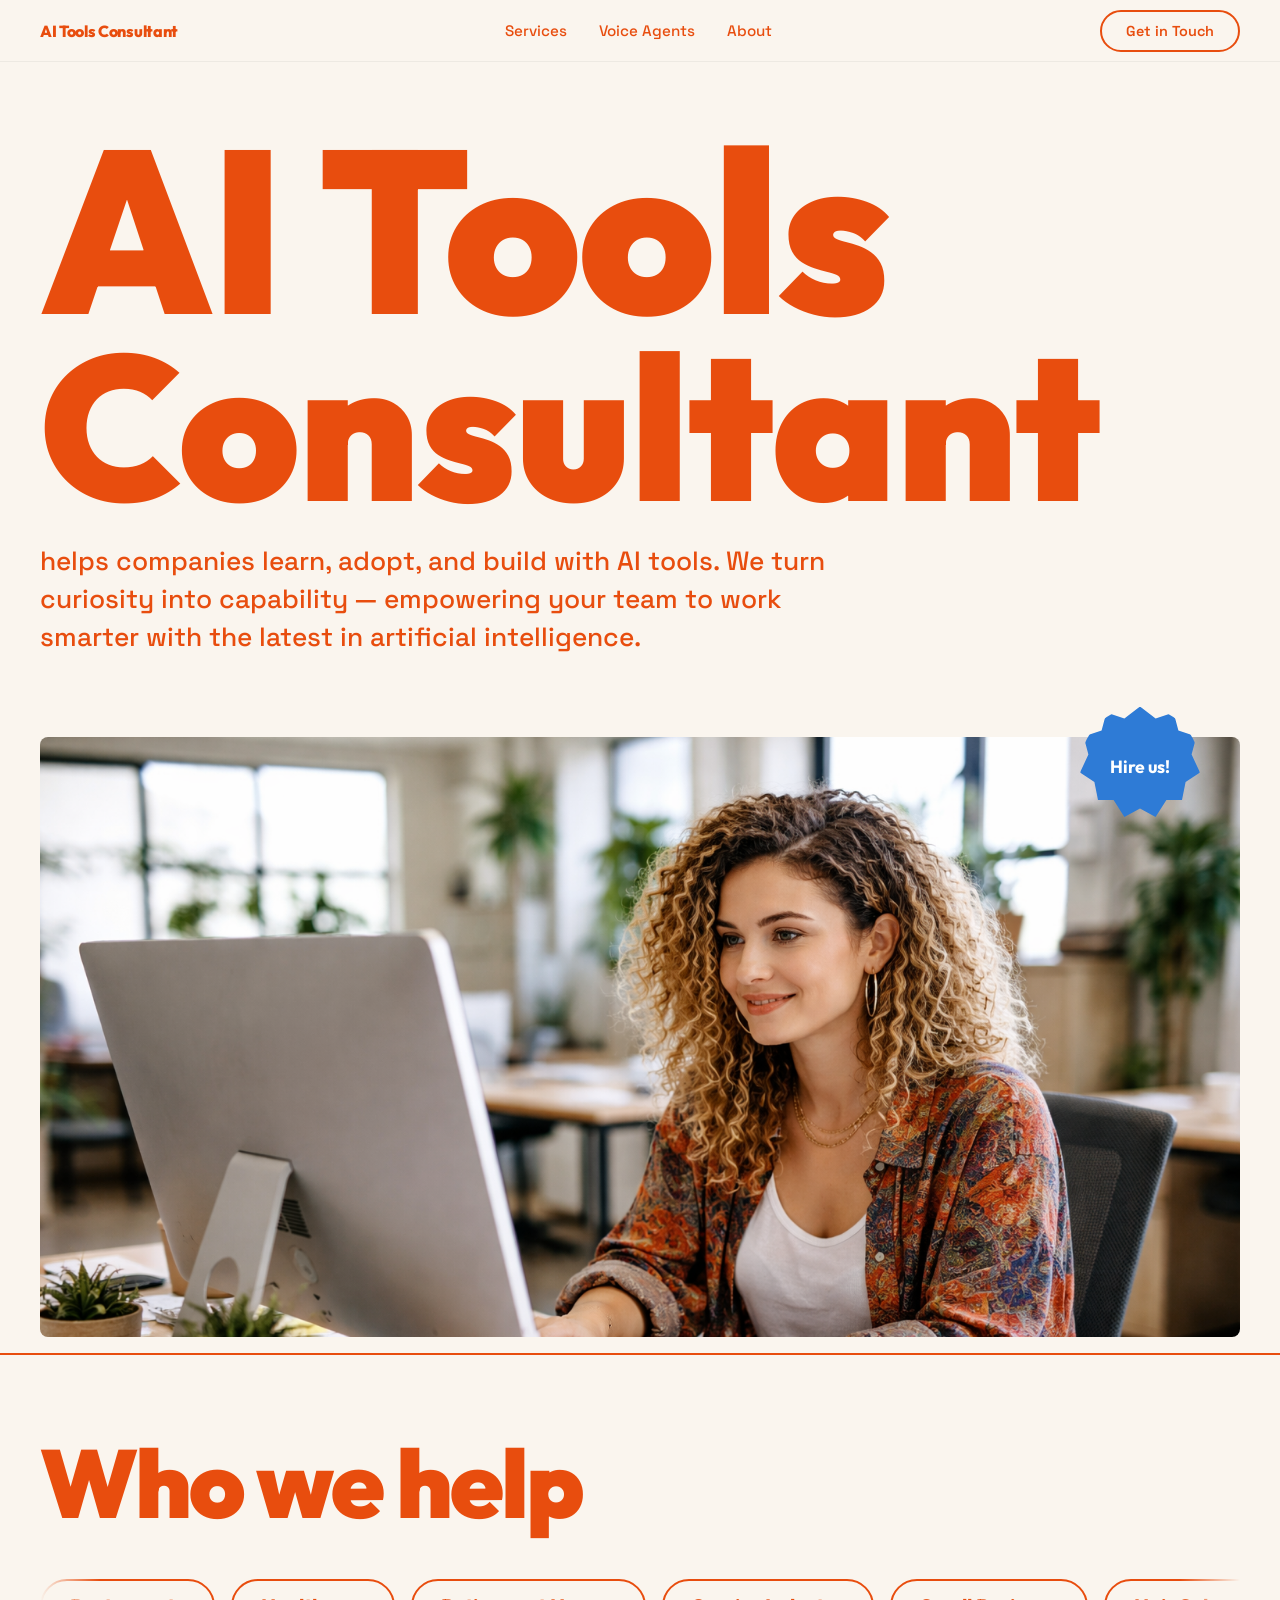
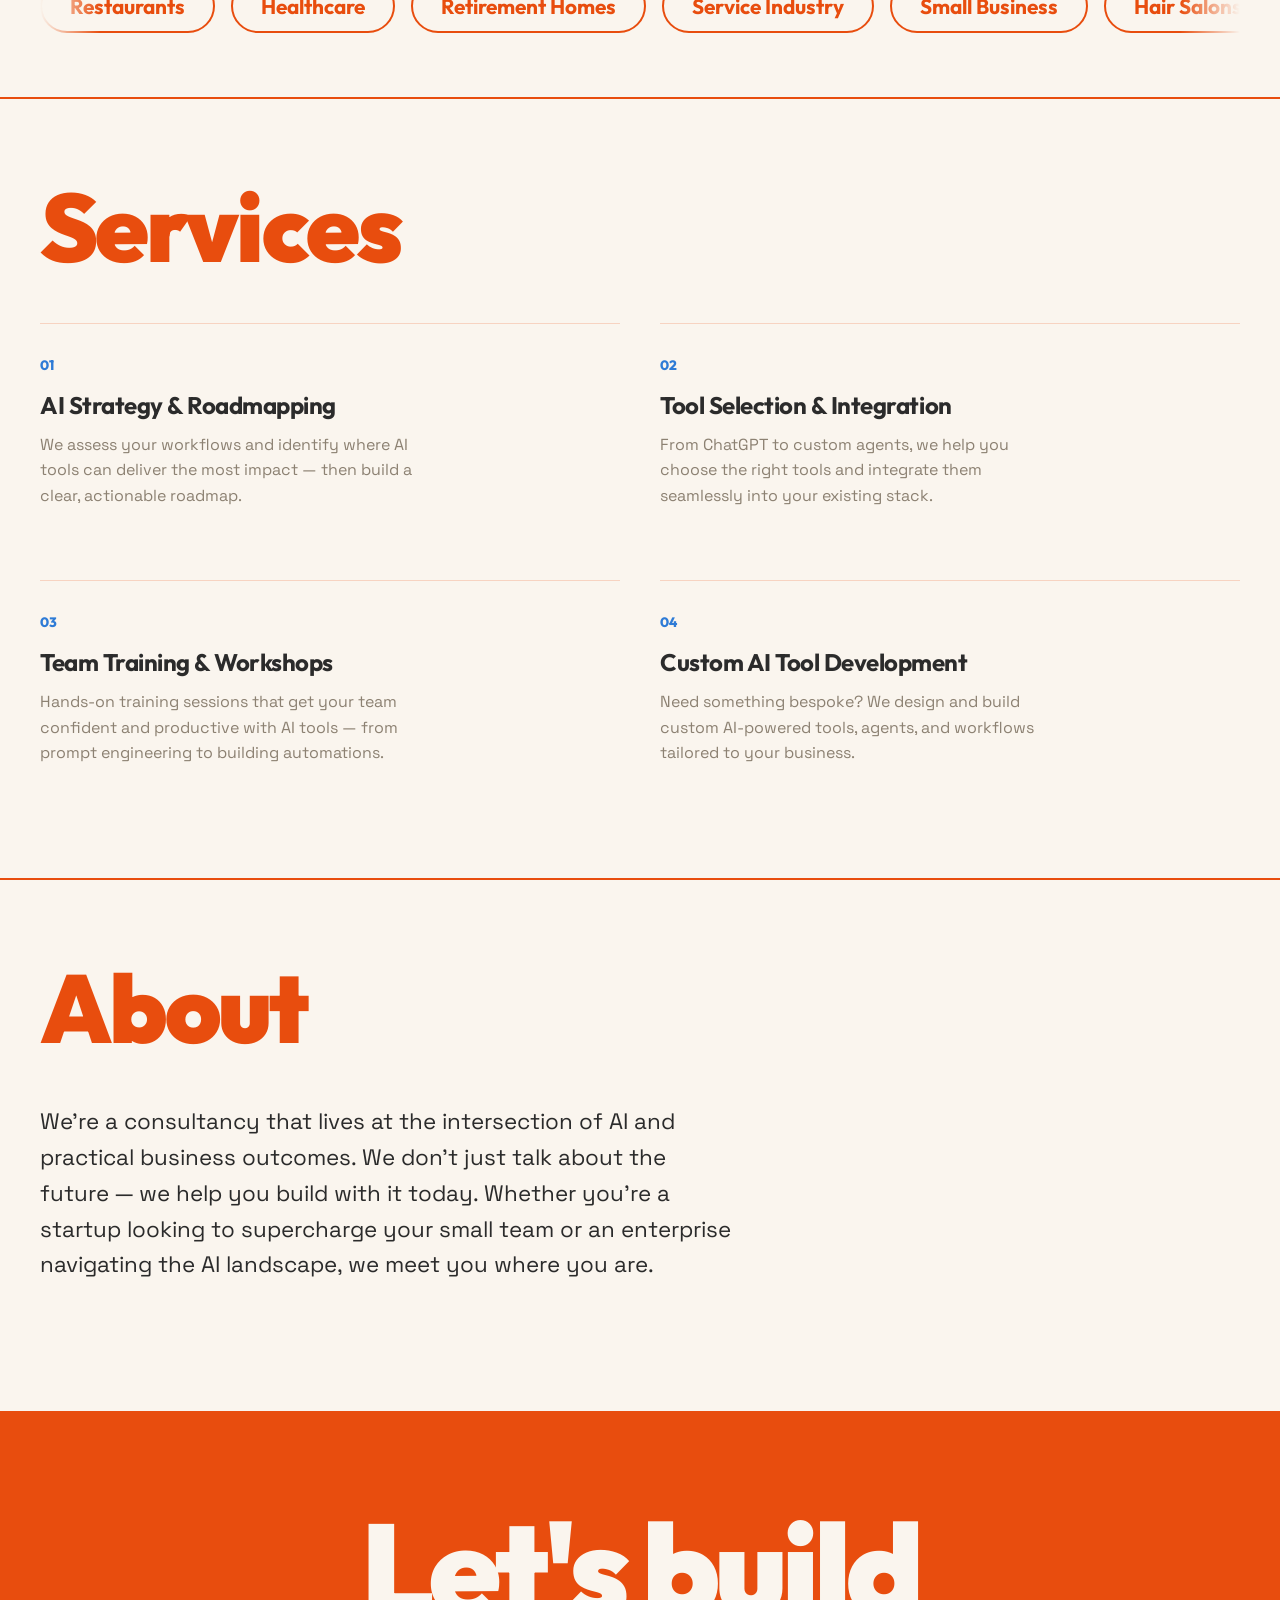
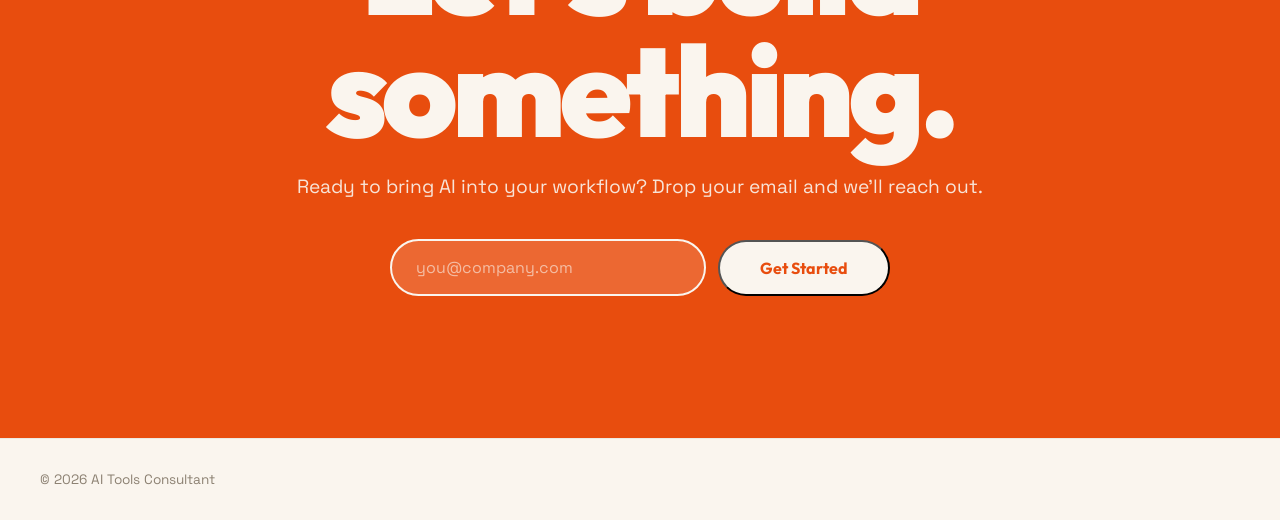
<file: index.html>
<!DOCTYPE html>
<html lang="en">
<head>
  <meta charset="UTF-8">
  <meta name="viewport" content="width=device-width, initial-scale=1.0">
  <title>AI Tools Consultant</title>
  <link rel="preconnect" href="https://fonts.googleapis.com">
  <link rel="preconnect" href="https://fonts.gstatic.com" crossorigin>
  <link href="https://fonts.googleapis.com/css2?family=Space+Grotesk:wght@400;500;600;700&family=Outfit:wght@400;500;600;700;800;900&display=swap" rel="stylesheet">
  <link rel="stylesheet" href="styles.css">

  <!-- Google tag (gtag.js) -->
  <script async src="https://www.googletagmanager.com/gtag/js?id=G-C2WQRBFSGK"></script>
  <script>
    window.dataLayer = window.dataLayer || [];
    function gtag(){dataLayer.push(arguments);}
    gtag('js', new Date());
    gtag('config', 'G-C2WQRBFSGK');
  </script>
</head>
<body>

  <!-- Navigation -->
  <nav class="navbar">
    <div class="nav-logo">AI Tools Consultant</div>
    <div class="nav-links">
      <a href="#services">Services</a>
      <a href="voice-agents.html">Voice Agents</a>
      <a href="#about">About</a>
    </div>
    <div class="nav-actions">
      <a href="#contact" class="btn-outline">Get in Touch</a>
    </div>
    <button class="mobile-menu-btn" aria-label="Toggle menu">
      <span></span>
      <span></span>
      <span></span>
    </button>
  </nav>

  <!-- Hero Section -->
  <section class="hero">
    <h1 class="hero-title">
      <span class="title-line">AI Tools</span>
      <span class="title-line">Consultant</span>
    </h1>
    <p class="hero-subtitle">
      helps companies learn, adopt, and build with AI tools.
      We turn curiosity into capability — empowering your team
      to work smarter with the latest in artificial intelligence.
    </p>
  </section>

  <!-- Featured Project -->
  <section class="featured">
    <div class="featured-image">
      <div class="hero-img">
        <img src="hero.png" alt="AI Tools Consultant at work" class="hero-photo">
      </div>
      <div class="badge badge-blue">
        <span>Hire us!</span>
      </div>
    </div>
  </section>

  <!-- Who We Help -->
  <section class="who-we-help">
    <h2 class="section-title">Who we help</h2>
    <div class="industries-marquee">
      <div class="industries-track">
        <span class="industry-tag">Restaurants</span>
        <span class="industry-tag">Healthcare</span>
        <span class="industry-tag">Retirement Homes</span>
        <span class="industry-tag">Service Industry</span>
        <span class="industry-tag">Small Business</span>
        <span class="industry-tag">Hair Salons</span>
        <span class="industry-tag">Real Estate</span>
        <span class="industry-tag">Law Firms</span>
        <span class="industry-tag">Fitness Studios</span>
        <span class="industry-tag">Auto Shops</span>
        <span class="industry-tag">Nonprofits</span>
        <span class="industry-tag">E-Commerce</span>
        <span class="industry-tag">Education</span>
        <span class="industry-tag">Dental Offices</span>
        <span class="industry-tag">Construction</span>
        <span class="industry-tag">Accounting Firms</span>
        <!-- Duplicate for seamless loop -->
        <span class="industry-tag">Restaurants</span>
        <span class="industry-tag">Healthcare</span>
        <span class="industry-tag">Retirement Homes</span>
        <span class="industry-tag">Service Industry</span>
        <span class="industry-tag">Small Business</span>
        <span class="industry-tag">Hair Salons</span>
        <span class="industry-tag">Real Estate</span>
        <span class="industry-tag">Law Firms</span>
        <span class="industry-tag">Fitness Studios</span>
        <span class="industry-tag">Auto Shops</span>
        <span class="industry-tag">Nonprofits</span>
        <span class="industry-tag">E-Commerce</span>
        <span class="industry-tag">Education</span>
        <span class="industry-tag">Dental Offices</span>
        <span class="industry-tag">Construction</span>
        <span class="industry-tag">Accounting Firms</span>
      </div>
    </div>
  </section>

  <!-- Services Section -->
  <section class="services" id="services">
    <h2 class="section-title">Services</h2>
    <div class="services-grid">
      <div class="service-card">
        <div class="service-number">01</div>
        <h3>AI Strategy &amp; Roadmapping</h3>
        <p>We assess your workflows and identify where AI tools can deliver the most impact — then build a clear, actionable roadmap.</p>
      </div>
      <div class="service-card">
        <div class="service-number">02</div>
        <h3>Tool Selection &amp; Integration</h3>
        <p>From ChatGPT to custom agents, we help you choose the right tools and integrate them seamlessly into your existing stack.</p>
      </div>
      <div class="service-card">
        <div class="service-number">03</div>
        <h3>Team Training &amp; Workshops</h3>
        <p>Hands-on training sessions that get your team confident and productive with AI tools — from prompt engineering to building automations.</p>
      </div>
      <div class="service-card">
        <div class="service-number">04</div>
        <h3>Custom AI Tool Development</h3>
        <p>Need something bespoke? We design and build custom AI-powered tools, agents, and workflows tailored to your business.</p>
      </div>
    </div>
  </section>


  <!-- About Section -->
  <section class="about" id="about">
    <div class="about-content">
      <h2 class="section-title">About</h2>
      <p class="about-text">
        We're a consultancy that lives at the intersection of AI and practical business outcomes.
        We don't just talk about the future — we help you build with it today. Whether you're a
        startup looking to supercharge your small team or an enterprise navigating the AI landscape,
        we meet you where you are.
      </p>
    </div>
  </section>

  <!-- Contact / CTA -->
  <section class="contact" id="contact">
    <h2 class="contact-title">Let's build<br>something.</h2>
    <p class="contact-subtitle">Ready to bring AI into your workflow? Drop your email and we'll reach out.</p>
    <form class="email-form" id="email-form">
      <input type="email" class="email-input" id="email-input" placeholder="you@company.com" required>
      <button type="submit" class="btn-primary">Get Started</button>
    </form>
    <p class="form-success" id="form-success">Thanks! We'll be in touch soon.</p>
  </section>

  <!-- Footer -->
  <footer class="footer">
    <div class="footer-left">
      <span>&copy; 2026 AI Tools Consultant</span>
    </div>
  </footer>

  <script src="script.js"></script>
</body>
</html>
</file>
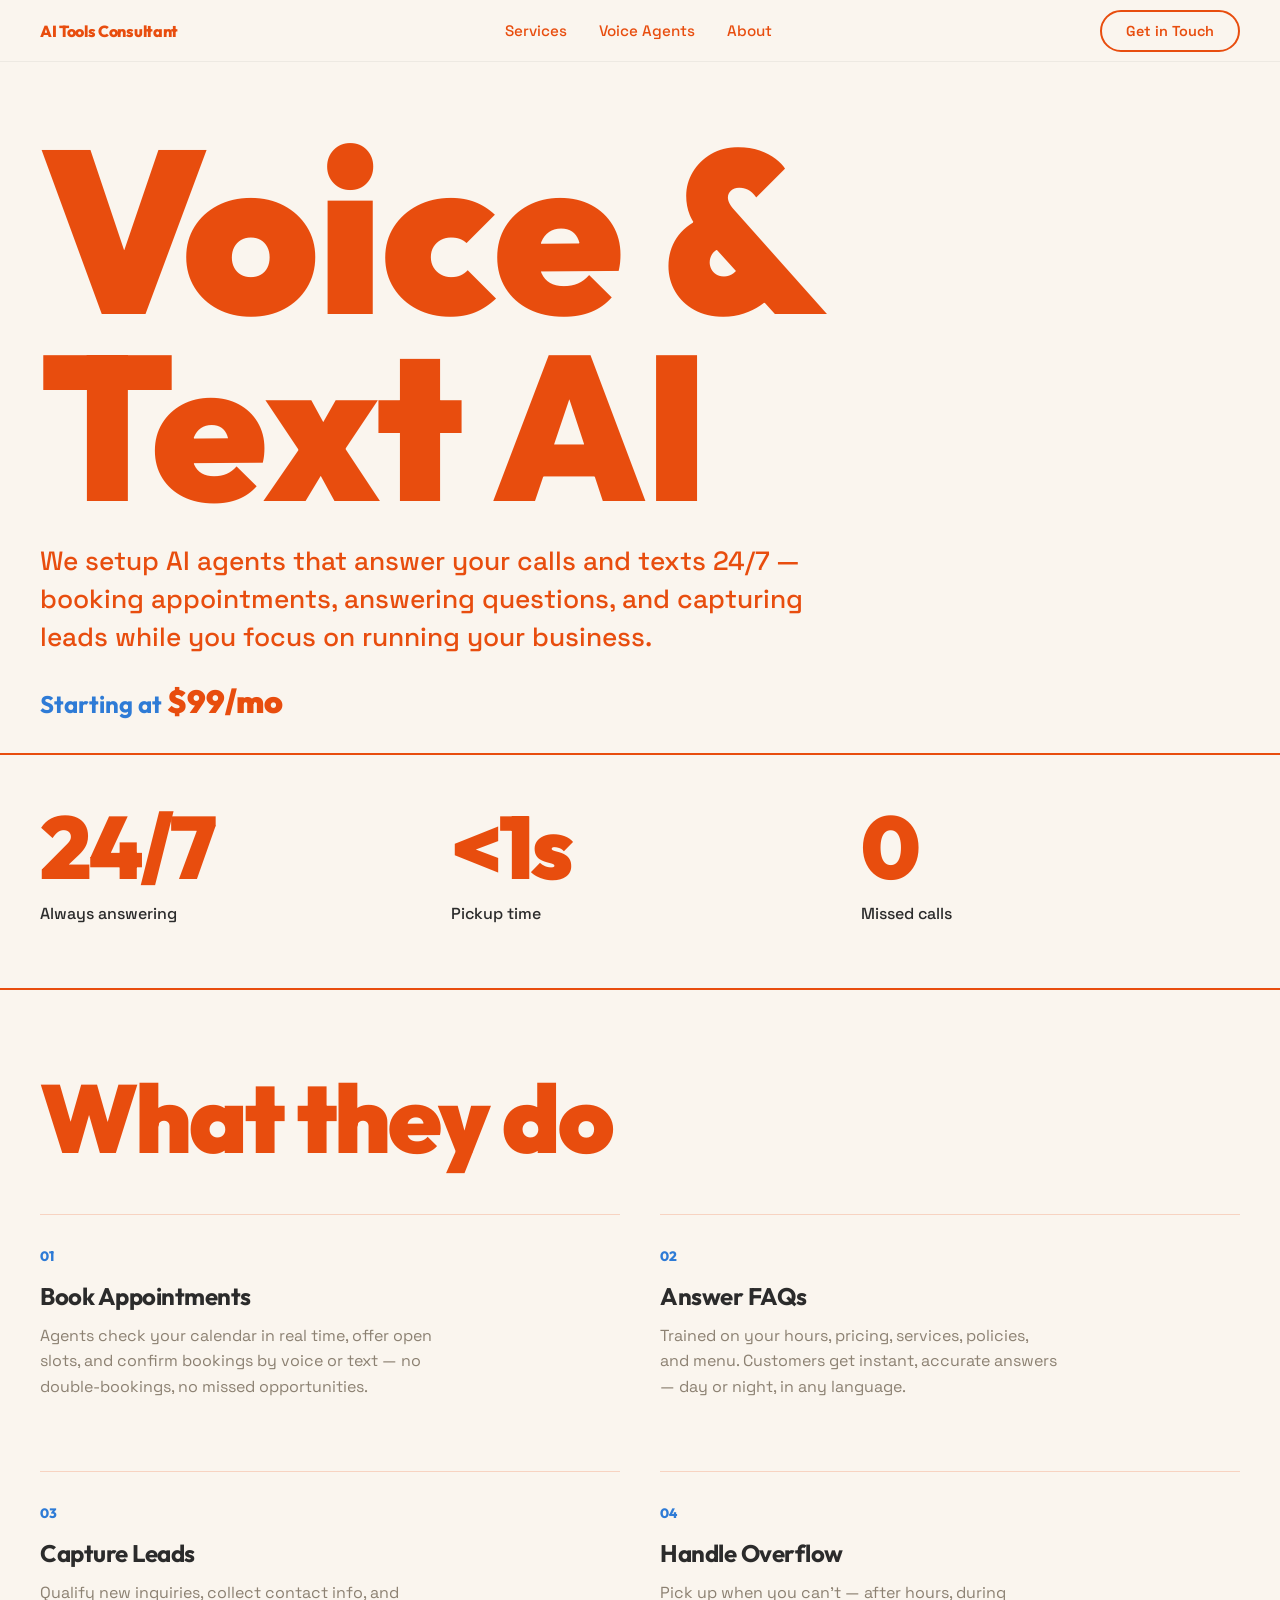
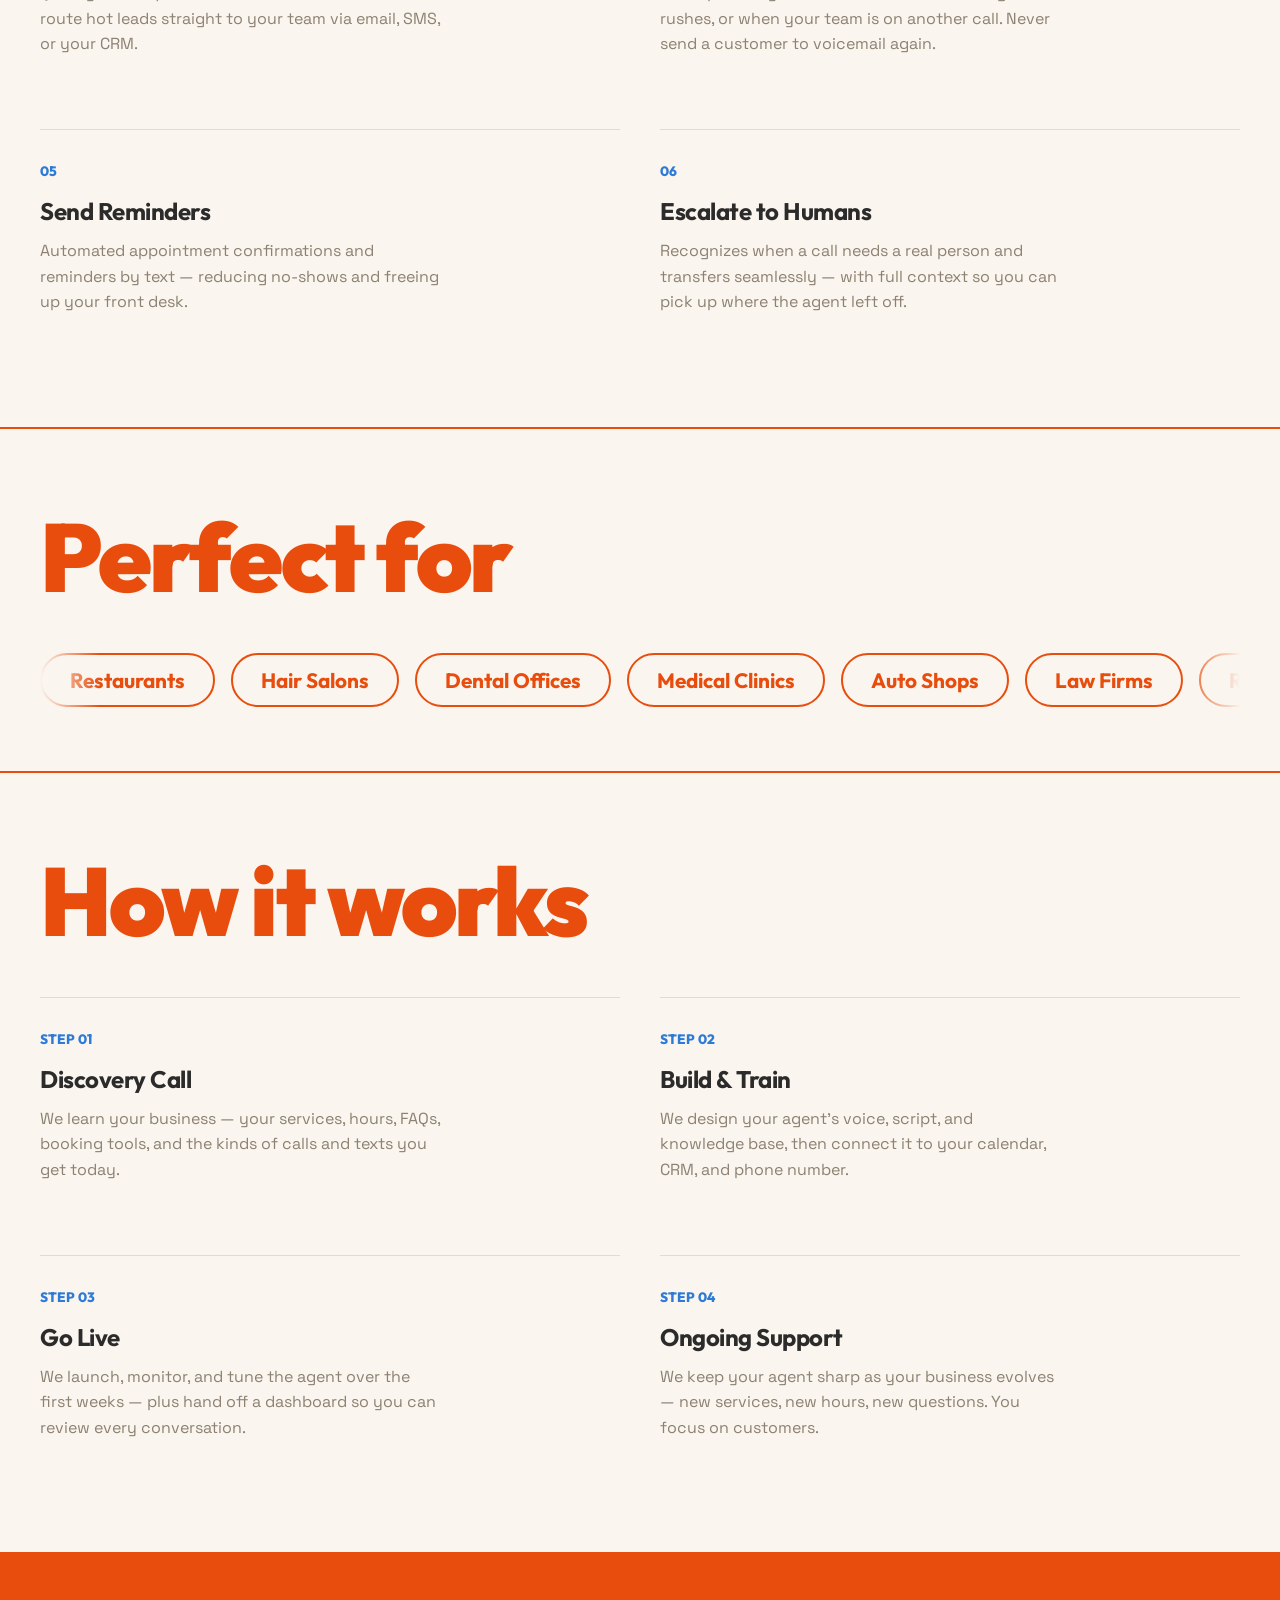
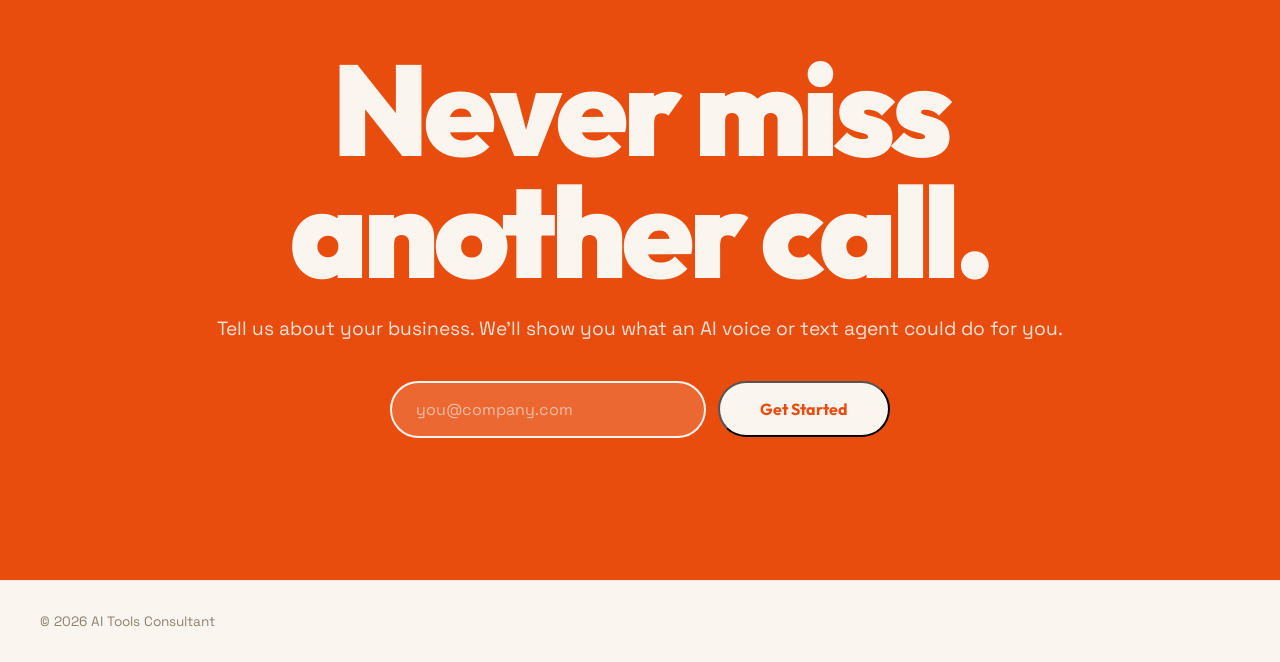
<file: voice-agents.html>
<!DOCTYPE html>
<html lang="en">
<head>
  <meta charset="UTF-8">
  <meta name="viewport" content="width=device-width, initial-scale=1.0">
  <title>Voice &amp; Text AI Agents — AI Tools Consultant</title>
  <meta name="description" content="AI voice and texting agents that book appointments, answer questions, and capture leads for your business — 24/7.">
  <link rel="preconnect" href="https://fonts.googleapis.com">
  <link rel="preconnect" href="https://fonts.gstatic.com" crossorigin>
  <link href="https://fonts.googleapis.com/css2?family=Space+Grotesk:wght@400;500;600;700&family=Outfit:wght@400;500;600;700;800;900&display=swap" rel="stylesheet">
  <link rel="stylesheet" href="styles.css?v=2">

  <!-- Google tag (gtag.js) -->
  <script async src="https://www.googletagmanager.com/gtag/js?id=G-C2WQRBFSGK"></script>
  <script>
    window.dataLayer = window.dataLayer || [];
    function gtag(){dataLayer.push(arguments);}
    gtag('js', new Date());
    gtag('config', 'G-C2WQRBFSGK');
  </script>
</head>
<body>

  <!-- Navigation -->
  <nav class="navbar">
    <a href="index.html" class="nav-logo">AI Tools Consultant</a>
    <div class="nav-links">
      <a href="index.html#services">Services</a>
      <a href="voice-agents.html">Voice Agents</a>
      <a href="index.html#about">About</a>
    </div>
    <div class="nav-actions">
      <a href="#contact" class="btn-outline">Get in Touch</a>
    </div>
    <button class="mobile-menu-btn" aria-label="Toggle menu">
      <span></span>
      <span></span>
      <span></span>
    </button>
  </nav>

  <!-- Hero Section -->
  <section class="hero">
    <h1 class="hero-title">
      <span class="title-line">Voice &amp;</span>
      <span class="title-line">Text AI</span>
    </h1>
    <p class="hero-subtitle">
      We setup AI agents that answer your calls and texts 24/7 — booking appointments,
      answering questions, and capturing leads while you focus on running your business.
    </p>
    <p class="hero-price">Starting at <span>$99/mo</span></p>
  </section>

  <!-- Stats strip -->
  <section class="stats">
    <div class="stat">
      <div class="stat-number">24/7</div>
      <div class="stat-label">Always answering</div>
    </div>
    <div class="stat">
      <div class="stat-number">&lt;1s</div>
      <div class="stat-label">Pickup time</div>
    </div>
    <div class="stat">
      <div class="stat-number">0</div>
      <div class="stat-label">Missed calls</div>
    </div>
  </section>

  <!-- Capabilities -->
  <section class="services" id="capabilities">
    <h2 class="section-title">What they do</h2>
    <div class="services-grid">
      <div class="service-card">
        <div class="service-number">01</div>
        <h3>Book Appointments</h3>
        <p>Agents check your calendar in real time, offer open slots, and confirm bookings by voice or text — no double-bookings, no missed opportunities.</p>
      </div>
      <div class="service-card">
        <div class="service-number">02</div>
        <h3>Answer FAQs</h3>
        <p>Trained on your hours, pricing, services, policies, and menu. Customers get instant, accurate answers — day or night, in any language.</p>
      </div>
      <div class="service-card">
        <div class="service-number">03</div>
        <h3>Capture Leads</h3>
        <p>Qualify new inquiries, collect contact info, and route hot leads straight to your team via email, SMS, or your CRM.</p>
      </div>
      <div class="service-card">
        <div class="service-number">04</div>
        <h3>Handle Overflow</h3>
        <p>Pick up when you can't — after hours, during rushes, or when your team is on another call. Never send a customer to voicemail again.</p>
      </div>
      <div class="service-card">
        <div class="service-number">05</div>
        <h3>Send Reminders</h3>
        <p>Automated appointment confirmations and reminders by text — reducing no-shows and freeing up your front desk.</p>
      </div>
      <div class="service-card">
        <div class="service-number">06</div>
        <h3>Escalate to Humans</h3>
        <p>Recognizes when a call needs a real person and transfers seamlessly — with full context so you can pick up where the agent left off.</p>
      </div>
    </div>
  </section>

  <!-- Who it's for -->
  <section class="who-we-help">
    <h2 class="section-title">Perfect for</h2>
    <div class="industries-marquee">
      <div class="industries-track">
        <span class="industry-tag">Restaurants</span>
        <span class="industry-tag">Hair Salons</span>
        <span class="industry-tag">Dental Offices</span>
        <span class="industry-tag">Medical Clinics</span>
        <span class="industry-tag">Auto Shops</span>
        <span class="industry-tag">Law Firms</span>
        <span class="industry-tag">Real Estate</span>
        <span class="industry-tag">Fitness Studios</span>
        <span class="industry-tag">Retirement Homes</span>
        <span class="industry-tag">Home Services</span>
        <span class="industry-tag">Spas</span>
        <span class="industry-tag">Veterinarians</span>
        <!-- Duplicate for seamless loop -->
        <span class="industry-tag">Restaurants</span>
        <span class="industry-tag">Hair Salons</span>
        <span class="industry-tag">Dental Offices</span>
        <span class="industry-tag">Medical Clinics</span>
        <span class="industry-tag">Auto Shops</span>
        <span class="industry-tag">Law Firms</span>
        <span class="industry-tag">Real Estate</span>
        <span class="industry-tag">Fitness Studios</span>
        <span class="industry-tag">Retirement Homes</span>
        <span class="industry-tag">Home Services</span>
        <span class="industry-tag">Spas</span>
        <span class="industry-tag">Veterinarians</span>
      </div>
    </div>
  </section>

  <!-- How it works -->
  <section class="services" id="how-it-works">
    <h2 class="section-title">How it works</h2>
    <div class="services-grid">
      <div class="service-card">
        <div class="service-number">STEP 01</div>
        <h3>Discovery Call</h3>
        <p>We learn your business — your services, hours, FAQs, booking tools, and the kinds of calls and texts you get today.</p>
      </div>
      <div class="service-card">
        <div class="service-number">STEP 02</div>
        <h3>Build &amp; Train</h3>
        <p>We design your agent's voice, script, and knowledge base, then connect it to your calendar, CRM, and phone number.</p>
      </div>
      <div class="service-card">
        <div class="service-number">STEP 03</div>
        <h3>Go Live</h3>
        <p>We launch, monitor, and tune the agent over the first weeks — plus hand off a dashboard so you can review every conversation.</p>
      </div>
      <div class="service-card">
        <div class="service-number">STEP 04</div>
        <h3>Ongoing Support</h3>
        <p>We keep your agent sharp as your business evolves — new services, new hours, new questions. You focus on customers.</p>
      </div>
    </div>
  </section>

  <!-- Contact / CTA -->
  <section class="contact" id="contact">
    <h2 class="contact-title">Never miss<br>another call.</h2>
    <p class="contact-subtitle">Tell us about your business. We'll show you what an AI voice or text agent could do for you.</p>
    <form class="email-form" id="email-form">
      <input type="email" class="email-input" id="email-input" placeholder="you@company.com" required>
      <button type="submit" class="btn-primary">Get Started</button>
    </form>
    <p class="form-success" id="form-success">Thanks! We'll be in touch soon.</p>
  </section>

  <!-- Footer -->
  <footer class="footer">
    <div class="footer-left">
      <span>&copy; 2026 AI Tools Consultant</span>
    </div>
  </footer>

  <script src="script.js"></script>
</body>
</html>
</file>
<file: styles.css>
/* ============================================
   AI Tools Consultant — Landing Page Styles
   Inspired by Condesa's bold retro aesthetic
   ============================================ */

:root {
  --cream: #FAF5EE;
  --orange: #E84D0E;
  --orange-dark: #C93D06;
  --blue: #2E7BD6;
  --blue-dark: #1E5AA0;
  --charcoal: #2B2B2B;
  --warm-gray: #8C8172;
  --mustard: #D4A020;
  --font-display: 'Outfit', sans-serif;
  --font-body: 'Space Grotesk', sans-serif;
}

* {
  margin: 0;
  padding: 0;
  box-sizing: border-box;
}

html {
  scroll-behavior: smooth;
}

body {
  font-family: var(--font-body);
  background-color: var(--cream);
  color: var(--charcoal);
  overflow-x: hidden;
}

a {
  text-decoration: none;
  color: inherit;
}

/* ---- Navigation ---- */
.navbar {
  display: flex;
  align-items: center;
  justify-content: space-between;
  padding: 1.25rem 2.5rem;
  position: sticky;
  top: 0;
  background: var(--cream);
  z-index: 100;
  border-bottom: 1px solid rgba(0,0,0,0.05);
}

.nav-logo {
  font-family: var(--font-display);
  font-weight: 800;
  font-size: 1rem;
  color: var(--orange);
  letter-spacing: -0.02em;
}

.nav-links {
  display: flex;
  gap: 2rem;
}

.nav-links a {
  font-size: 0.95rem;
  font-weight: 500;
  color: var(--orange);
  transition: opacity 0.2s;
}

.nav-links a:hover {
  opacity: 0.7;
}

.btn-outline {
  font-size: 0.9rem;
  font-weight: 600;
  padding: 0.6rem 1.5rem;
  border: 2px solid var(--orange);
  border-radius: 50px;
  color: var(--orange);
  transition: all 0.2s;
}

.btn-outline:hover {
  background: var(--orange);
  color: var(--cream);
}

.mobile-menu-btn {
  display: none;
  flex-direction: column;
  gap: 5px;
  background: none;
  border: none;
  cursor: pointer;
}

.mobile-menu-btn span {
  display: block;
  width: 24px;
  height: 2px;
  background: var(--orange);
  border-radius: 2px;
}

/* ---- Hero ---- */
.hero {
  padding: 4rem 2.5rem 2rem;
}

.eyebrow {
  font-family: var(--font-display);
  font-weight: 700;
  font-size: 0.85rem;
  letter-spacing: 0.15em;
  text-transform: uppercase;
  color: var(--blue);
  margin-bottom: 1.5rem;
}

.hero-price {
  font-family: var(--font-display);
  font-weight: 700;
  font-size: clamp(1.1rem, 2.5vw, 1.5rem);
  color: var(--blue);
  margin-top: 1.5rem;
}

.hero-price span {
  font-weight: 900;
  font-size: clamp(1.4rem, 3vw, 2rem);
  color: var(--orange);
}

/* ---- Stats strip ---- */
.stats {
  display: grid;
  grid-template-columns: repeat(3, 1fr);
  gap: 2rem;
  padding: 3rem 2.5rem 4rem;
  border-top: 2px solid var(--orange);
}

.stat-number {
  font-family: var(--font-display);
  font-weight: 900;
  font-size: clamp(3rem, 7vw, 5.5rem);
  color: var(--orange);
  line-height: 1;
  letter-spacing: -0.03em;
}

.stat-label {
  font-family: var(--font-body);
  font-weight: 500;
  font-size: 1rem;
  color: var(--charcoal);
  margin-top: 0.75rem;
}

.hero-title {
  font-family: var(--font-display);
  font-weight: 900;
  line-height: 0.9;
  letter-spacing: -0.04em;
  color: var(--orange);
  margin-bottom: 1.5rem;
}

.title-line {
  display: block;
}

.hero-title .title-line:first-child {
  font-size: clamp(6rem, 18vw, 16rem);
}

.hero-title .title-line:last-child {
  font-size: clamp(5rem, 16vw, 14rem);
}

.hero-title--sub .title-line,
.hero-title--sub .title-line:first-child,
.hero-title--sub .title-line:last-child {
  font-size: clamp(4rem, 12vw, 10rem);
}

.hero-subtitle {
  font-size: clamp(1.1rem, 2.5vw, 1.65rem);
  line-height: 1.45;
  color: var(--orange);
  max-width: 800px;
  font-weight: 500;
}

/* ---- Featured ---- */
.featured {
  padding: 3rem 2.5rem 1rem;
  position: relative;
}

.featured-image {
  position: relative;
  border-radius: 8px;
  overflow: visible;
}

.image-placeholder {
  border-radius: 8px;
  display: flex;
  align-items: center;
  justify-content: center;
  position: relative;
  overflow: hidden;
}

.hero-img {
  width: 100%;
  height: clamp(300px, 50vw, 600px);
  border-radius: 8px;
  overflow: hidden;
}

.hero-photo {
  width: 100%;
  height: 100%;
  object-fit: cover;
  object-position: center top;
  display: block;
}

.placeholder-icon {
  color: rgba(255,255,255,0.5);
  z-index: 1;
}

/* Badges */
.badge {
  position: absolute;
  width: 120px;
  height: 120px;
  display: flex;
  align-items: center;
  justify-content: center;
  z-index: 2;
}

.badge span {
  font-family: var(--font-display);
  font-weight: 700;
  font-size: 1.1rem;
  color: white;
  z-index: 2;
  position: relative;
}

.badge-blue {
  top: -30px;
  right: 40px;
}

.badge-blue::before {
  content: '';
  position: absolute;
  inset: 0;
  background: var(--blue);
  border-radius: 50%;
  clip-path: polygon(
    50% 0%, 63% 10%, 78% 5%, 82% 20%, 97% 25%, 93% 40%,
    100% 55%, 88% 63%, 85% 78%, 72% 78%, 63% 92%, 50% 85%,
    37% 92%, 28% 78%, 15% 78%, 12% 63%, 0% 55%, 7% 40%,
    3% 25%, 18% 20%, 22% 5%, 37% 10%
  );
}

.badge-orange {
  position: relative;
  top: auto;
  right: auto;
}

.badge-flower {
  width: 140px;
  height: 140px;
  position: absolute;
  bottom: -20px;
  left: -20px;
}

.badge-flower::before {
  content: '';
  position: absolute;
  inset: 0;
  background: var(--orange);
  clip-path: polygon(
    50% 0%, 60% 12%, 75% 3%, 78% 18%, 95% 18%, 90% 33%,
    100% 45%, 90% 55%, 95% 70%, 80% 70%, 75% 85%, 60% 78%,
    50% 90%, 40% 78%, 25% 85%, 20% 70%, 5% 70%, 10% 55%,
    0% 45%, 10% 33%, 5% 18%, 22% 18%, 25% 3%, 40% 12%
  );
}

.featured-meta {
  display: flex;
  align-items: baseline;
  gap: 2rem;
  padding: 1.5rem 0;
}

.meta-year {
  font-size: 0.9rem;
  font-weight: 600;
  color: var(--orange);
}

.meta-link {
  font-size: 1rem;
  color: var(--orange);
  text-decoration: underline;
  text-underline-offset: 3px;
  font-weight: 500;
  transition: opacity 0.2s;
}

.meta-link:hover {
  opacity: 0.7;
}

/* ---- Who We Help ---- */
.who-we-help {
  padding: 5rem 2.5rem 4rem;
  border-top: 2px solid var(--orange);
  overflow: hidden;
}

.industries-marquee {
  overflow: hidden;
  width: 100%;
  mask-image: linear-gradient(to right, transparent, black 5%, black 95%, transparent);
  -webkit-mask-image: linear-gradient(to right, transparent, black 5%, black 95%, transparent);
}

.industries-track {
  display: flex;
  gap: 1rem;
  width: max-content;
  animation: marquee 30s linear infinite;
}

.industry-tag {
  flex-shrink: 0;
  font-family: var(--font-display);
  font-weight: 700;
  font-size: clamp(1rem, 2vw, 1.3rem);
  padding: 0.75rem 1.75rem;
  border: 2px solid var(--orange);
  border-radius: 50px;
  color: var(--orange);
  white-space: nowrap;
  transition: all 0.3s;
}

.industry-tag:hover {
  background: var(--orange);
  color: var(--cream);
}

@keyframes marquee {
  0% { transform: translateX(0); }
  100% { transform: translateX(-50%); }
}

/* ---- Services ---- */
.services {
  padding: 5rem 2.5rem;
  border-top: 2px solid var(--orange);
}

.section-title {
  font-family: var(--font-display);
  font-weight: 900;
  font-size: clamp(3rem, 8vw, 6rem);
  color: var(--orange);
  letter-spacing: -0.03em;
  margin-bottom: 3rem;
  line-height: 1;
}

.services-grid {
  display: grid;
  grid-template-columns: repeat(2, 1fr);
  gap: 2.5rem;
}

.service-card {
  padding: 2rem 0;
  border-top: 1px solid rgba(232, 77, 14, 0.2);
}

.service-number {
  font-family: var(--font-display);
  font-weight: 800;
  font-size: 0.85rem;
  color: var(--blue);
  margin-bottom: 1rem;
}

.service-card h3 {
  font-family: var(--font-display);
  font-weight: 700;
  font-size: 1.5rem;
  color: var(--charcoal);
  margin-bottom: 0.75rem;
  letter-spacing: -0.02em;
}

.service-card p {
  font-size: 1rem;
  line-height: 1.6;
  color: var(--warm-gray);
  max-width: 400px;
}

/* ---- Work ---- */
.work {
  padding: 5rem 2.5rem;
  border-top: 2px solid var(--orange);
}

.work-list {
  display: flex;
  flex-direction: column;
}

.work-item {
  display: flex;
  align-items: center;
  justify-content: space-between;
  padding: 1.75rem 0;
  border-bottom: 1px solid rgba(232, 77, 14, 0.15);
  transition: all 0.2s;
}

.work-item:first-child {
  border-top: 1px solid rgba(232, 77, 14, 0.15);
}

.work-item:hover {
  padding-left: 1rem;
}

.work-item-left {
  display: flex;
  align-items: baseline;
  gap: 2rem;
}

.work-year {
  font-size: 0.85rem;
  font-weight: 600;
  color: var(--orange);
  min-width: 50px;
}

.work-name {
  font-family: var(--font-display);
  font-size: 1.25rem;
  font-weight: 600;
  color: var(--charcoal);
}

.work-item-right {
  display: flex;
  align-items: center;
  gap: 1.5rem;
}

.work-tag {
  font-size: 0.8rem;
  font-weight: 600;
  color: var(--blue);
  padding: 0.3rem 0.8rem;
  border: 1px solid var(--blue);
  border-radius: 50px;
}

.work-arrow {
  font-size: 1.2rem;
  color: var(--orange);
  transition: transform 0.2s;
}

.work-item:hover .work-arrow {
  transform: translateX(4px);
}

/* ---- About ---- */
.about {
  padding: 5rem 2.5rem;
  border-top: 2px solid var(--orange);
}

.about-text {
  font-size: clamp(1.1rem, 2vw, 1.4rem);
  line-height: 1.6;
  color: var(--charcoal);
  max-width: 700px;
  margin-bottom: 3rem;
}


/* ---- Contact / CTA ---- */
.contact {
  padding: 6rem 2.5rem;
  text-align: center;
  background: var(--orange);
  color: var(--cream);
}

.contact-title {
  font-family: var(--font-display);
  font-weight: 900;
  font-size: clamp(3.5rem, 10vw, 8rem);
  line-height: 0.95;
  letter-spacing: -0.04em;
  margin-bottom: 1.5rem;
}

.contact-subtitle {
  font-size: 1.2rem;
  margin-bottom: 2.5rem;
  opacity: 0.9;
}

.btn-primary {
  display: inline-block;
  font-family: var(--font-display);
  font-size: 1rem;
  font-weight: 700;
  padding: 1rem 2.5rem;
  background: var(--cream);
  color: var(--orange);
  border-radius: 50px;
  transition: all 0.2s;
}

.btn-primary:hover {
  transform: translateY(-2px);
  box-shadow: 0 8px 25px rgba(0,0,0,0.15);
}

/* Email Form */
.email-form {
  display: flex;
  gap: 0.75rem;
  justify-content: center;
  align-items: center;
  flex-wrap: wrap;
  max-width: 500px;
  margin: 0 auto;
}

.email-input {
  flex: 1;
  min-width: 220px;
  padding: 1rem 1.5rem;
  border: 2px solid var(--cream);
  border-radius: 50px;
  background: rgba(255,255,255,0.15);
  color: var(--cream);
  font-family: var(--font-body);
  font-size: 1rem;
  outline: none;
  transition: all 0.2s;
}

.email-input::placeholder {
  color: rgba(250, 245, 238, 0.6);
}

.email-input:focus {
  background: rgba(255,255,255,0.25);
  border-color: white;
}

.form-success {
  margin-top: 1.5rem;
  font-size: 1.1rem;
  font-weight: 600;
  opacity: 0;
  transition: opacity 0.4s;
}

.form-success.show {
  opacity: 1;
}

/* ---- Footer ---- */
.footer {
  display: flex;
  justify-content: space-between;
  align-items: center;
  padding: 2rem 2.5rem;
  font-size: 0.85rem;
  color: var(--warm-gray);
  border-top: 1px solid rgba(0,0,0,0.05);
}


/* ---- Responsive ---- */
@media (max-width: 768px) {
  .navbar {
    padding: 1rem 1.5rem;
  }

  .nav-links,
  .nav-actions {
    display: none;
  }

  .mobile-menu-btn {
    display: flex;
  }

  .hero {
    padding: 3rem 1.5rem 1.5rem;
  }

  .featured {
    padding: 2rem 1.5rem 1rem;
  }

  .who-we-help {
    padding: 3rem 1.5rem;
  }

  .services,
  .work,
  .about {
    padding: 3rem 1.5rem;
  }

  .stats {
    grid-template-columns: 1fr;
    gap: 2rem;
    padding: 2.5rem 1.5rem 3rem;
    text-align: center;
  }

  .services-grid {
    grid-template-columns: 1fr;
    gap: 1.5rem;
  }

  .work-item {
    flex-direction: column;
    align-items: flex-start;
    gap: 0.75rem;
  }


  .contact {
    padding: 4rem 1.5rem;
  }

  .footer {
    flex-direction: column;
    gap: 1rem;
    text-align: center;
    padding: 1.5rem;
  }

  .badge-blue {
    width: 90px;
    height: 90px;
    top: -20px;
    right: 20px;
  }

  .badge-blue span {
    font-size: 0.9rem;
  }

  .badge-flower {
    width: 110px;
    height: 110px;
  }

  .badge-flower span {
    font-size: 0.9rem;
  }
}
</file>
